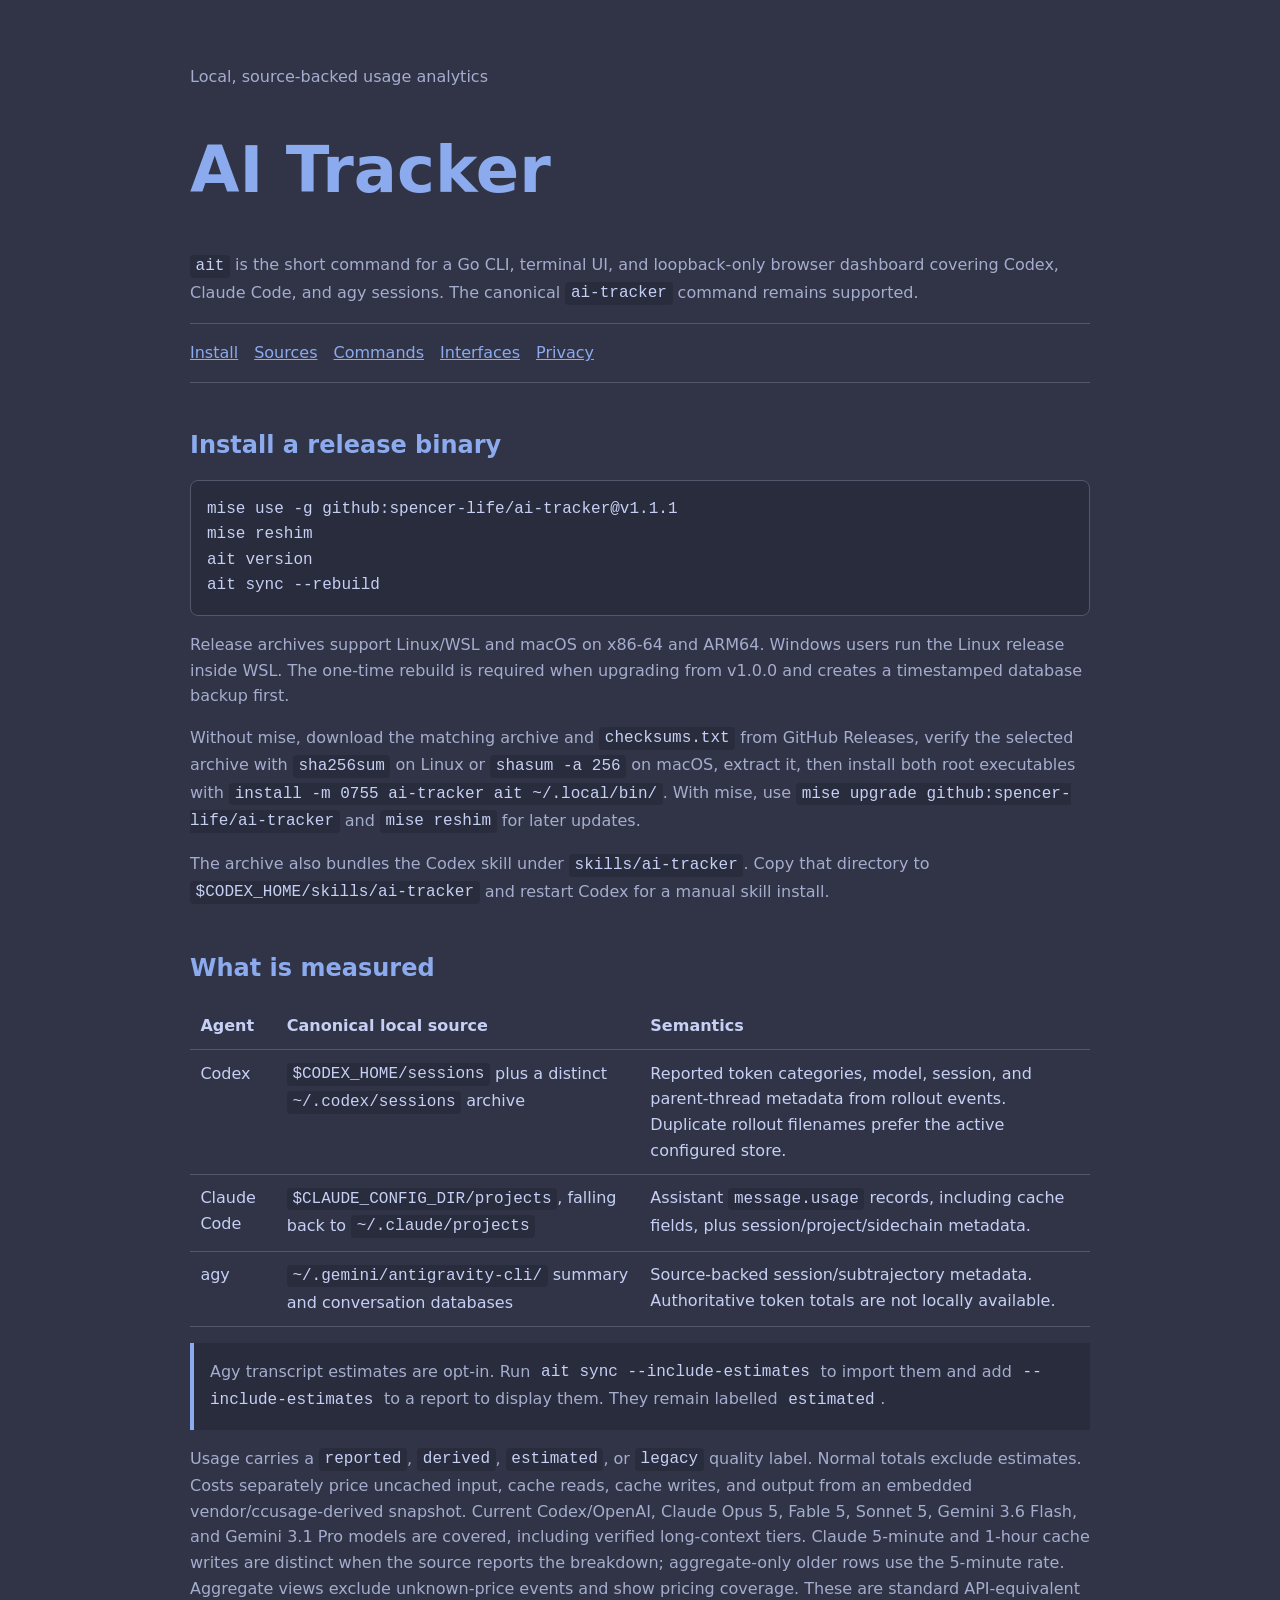
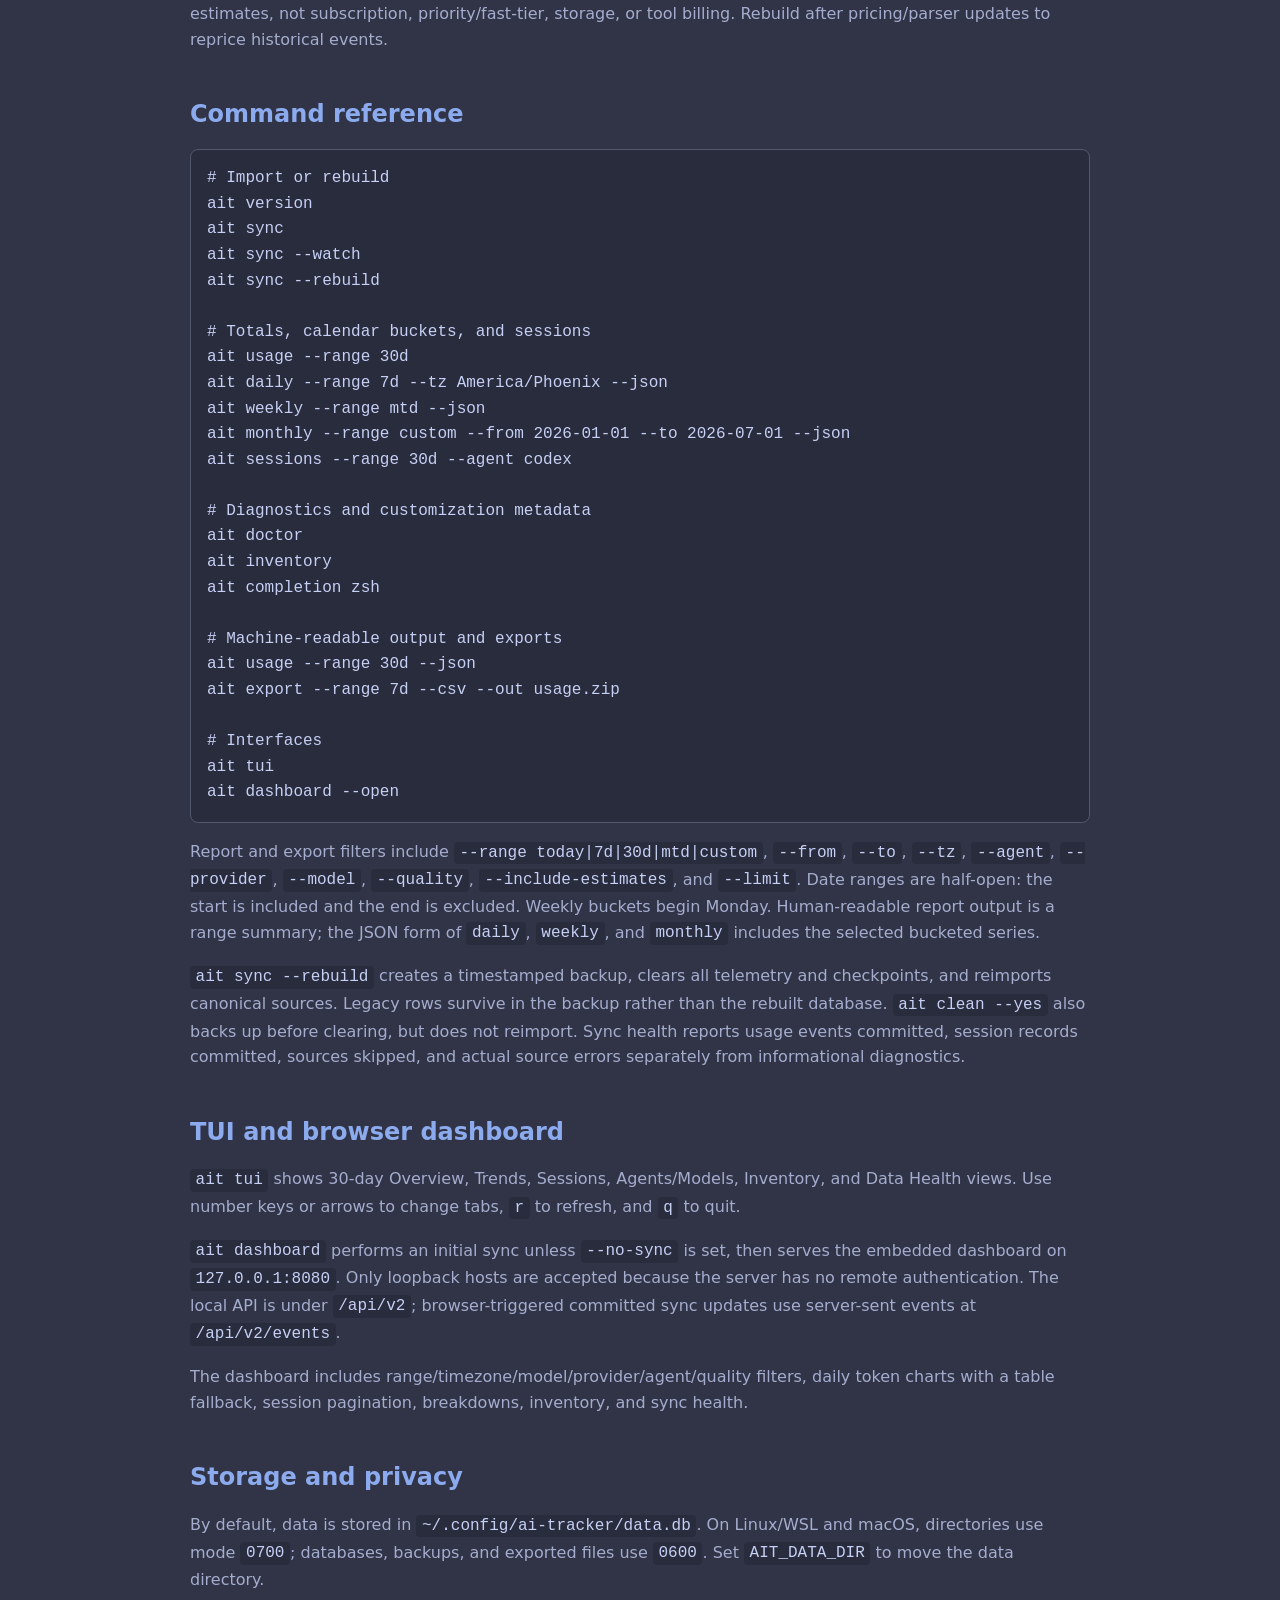
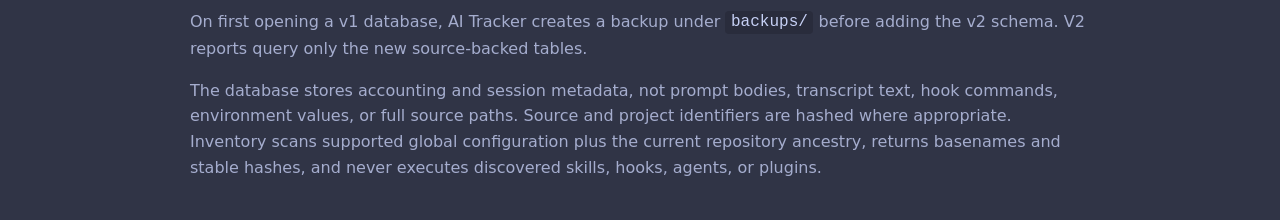
<file: ai-tracker-guide.html>
<!doctype html>
<html lang="en">
<head>
  <meta charset="utf-8">
  <meta name="viewport" content="width=device-width, initial-scale=1">
  <meta name="color-scheme" content="dark light">
  <title>AI Tracker Guide</title>
  <style>
    :root { color-scheme: dark; --base:#303446; --mantle:#292c3c; --text:#c6d0f5; --muted:#a5adce; --blue:#8caaee; --border:#51576d; }
    * { box-sizing: border-box; }
    body { margin:0; background:var(--base); color:var(--text); font:16px/1.6 system-ui,sans-serif; }
    main { width:min(900px,calc(100% - 2rem)); margin:auto; padding:3rem 0 5rem; }
    h1,h2 { line-height:1.2; color:var(--blue); } h1 { font-size:clamp(2rem,7vw,4rem); }
    p,li { color:var(--muted); } a { color:var(--blue); }
    nav { display:flex; flex-wrap:wrap; gap:1rem; padding:1rem 0; border-block:1px solid var(--border); }
    section { margin-top:3rem; } code { color:var(--text); background:var(--mantle); padding:.15rem .35rem; border-radius:.25rem; }
    pre { overflow:auto; padding:1rem; background:var(--mantle); border:1px solid var(--border); border-radius:.5rem; }
    pre code { padding:0; } table { width:100%; border-collapse:collapse; } th,td { padding:.65rem; text-align:left; border-bottom:1px solid var(--border); vertical-align:top; }
    .callout { padding:1rem; background:var(--mantle); border-left:.25rem solid var(--blue); }
  </style>
</head>
<body>
<main>
  <header>
    <p>Local, source-backed usage analytics</p>
    <h1>AI Tracker</h1>
    <p><code>ait</code> is the short command for a Go CLI, terminal UI, and loopback-only browser dashboard covering Codex, Claude Code, and agy sessions. The canonical <code>ai-tracker</code> command remains supported.</p>
    <nav aria-label="Guide"><a href="#install">Install</a><a href="#sources">Sources</a><a href="#commands">Commands</a><a href="#interfaces">Interfaces</a><a href="#privacy">Privacy</a></nav>
  </header>

  <section id="install">
    <h2>Install a release binary</h2>
<pre><code>mise use -g github:spencer-life/ai-tracker@v1.1.1
mise reshim
ait version
ait sync --rebuild</code></pre>
    <p>Release archives support Linux/WSL and macOS on x86-64 and ARM64. Windows users run the Linux release inside WSL. The one-time rebuild is required when upgrading from v1.0.0 and creates a timestamped database backup first.</p>
    <p>Without mise, download the matching archive and <code>checksums.txt</code> from GitHub Releases, verify the selected archive with <code>sha256sum</code> on Linux or <code>shasum -a 256</code> on macOS, extract it, then install both root executables with <code>install -m 0755 ai-tracker ait ~/.local/bin/</code>. With mise, use <code>mise upgrade github:spencer-life/ai-tracker</code> and <code>mise reshim</code> for later updates.</p>
    <p>The archive also bundles the Codex skill under <code>skills/ai-tracker</code>. Copy that directory to <code>$CODEX_HOME/skills/ai-tracker</code> and restart Codex for a manual skill install.</p>
  </section>

  <section id="sources">
    <h2>What is measured</h2>
    <table>
      <thead><tr><th>Agent</th><th>Canonical local source</th><th>Semantics</th></tr></thead>
      <tbody>
        <tr><td>Codex</td><td><code>$CODEX_HOME/sessions</code> plus a distinct <code>~/.codex/sessions</code> archive</td><td>Reported token categories, model, session, and parent-thread metadata from rollout events. Duplicate rollout filenames prefer the active configured store.</td></tr>
        <tr><td>Claude Code</td><td><code>$CLAUDE_CONFIG_DIR/projects</code>, falling back to <code>~/.claude/projects</code></td><td>Assistant <code>message.usage</code> records, including cache fields, plus session/project/sidechain metadata.</td></tr>
        <tr><td>agy</td><td><code>~/.gemini/antigravity-cli/</code> summary and conversation databases</td><td>Source-backed session/subtrajectory metadata. Authoritative token totals are not locally available.</td></tr>
      </tbody>
    </table>
    <p class="callout">Agy transcript estimates are opt-in. Run <code>ait sync --include-estimates</code> to import them and add <code>--include-estimates</code> to a report to display them. They remain labelled <code>estimated</code>.</p>
    <p>Usage carries a <code>reported</code>, <code>derived</code>, <code>estimated</code>, or <code>legacy</code> quality label. Normal totals exclude estimates. Costs separately price uncached input, cache reads, cache writes, and output from an embedded vendor/ccusage-derived snapshot. Current Codex/OpenAI, Claude Opus 5, Fable 5, Sonnet 5, Gemini 3.6 Flash, and Gemini 3.1 Pro models are covered, including verified long-context tiers. Claude 5-minute and 1-hour cache writes are distinct when the source reports the breakdown; aggregate-only older rows use the 5-minute rate. Aggregate views exclude unknown-price events and show pricing coverage. These are standard API-equivalent estimates, not subscription, priority/fast-tier, storage, or tool billing. Rebuild after pricing/parser updates to reprice historical events.</p>
  </section>

  <section id="commands">
    <h2>Command reference</h2>
<pre><code># Import or rebuild
ait version
ait sync
ait sync --watch
ait sync --rebuild

# Totals, calendar buckets, and sessions
ait usage --range 30d
ait daily --range 7d --tz America/Phoenix --json
ait weekly --range mtd --json
ait monthly --range custom --from 2026-01-01 --to 2026-07-01 --json
ait sessions --range 30d --agent codex

# Diagnostics and customization metadata
ait doctor
ait inventory
ait completion zsh

# Machine-readable output and exports
ait usage --range 30d --json
ait export --range 7d --csv --out usage.zip

# Interfaces
ait tui
ait dashboard --open</code></pre>
    <p>Report and export filters include <code>--range today|7d|30d|mtd|custom</code>, <code>--from</code>, <code>--to</code>, <code>--tz</code>, <code>--agent</code>, <code>--provider</code>, <code>--model</code>, <code>--quality</code>, <code>--include-estimates</code>, and <code>--limit</code>. Date ranges are half-open: the start is included and the end is excluded. Weekly buckets begin Monday. Human-readable report output is a range summary; the JSON form of <code>daily</code>, <code>weekly</code>, and <code>monthly</code> includes the selected bucketed series.</p>
    <p><code>ait sync --rebuild</code> creates a timestamped backup, clears all telemetry and checkpoints, and reimports canonical sources. Legacy rows survive in the backup rather than the rebuilt database. <code>ait clean --yes</code> also backs up before clearing, but does not reimport. Sync health reports usage events committed, session records committed, sources skipped, and actual source errors separately from informational diagnostics.</p>
  </section>

  <section id="interfaces">
    <h2>TUI and browser dashboard</h2>
    <p><code>ait tui</code> shows 30-day Overview, Trends, Sessions, Agents/Models, Inventory, and Data Health views. Use number keys or arrows to change tabs, <code>r</code> to refresh, and <code>q</code> to quit.</p>
    <p><code>ait dashboard</code> performs an initial sync unless <code>--no-sync</code> is set, then serves the embedded dashboard on <code>127.0.0.1:8080</code>. Only loopback hosts are accepted because the server has no remote authentication. The local API is under <code>/api/v2</code>; browser-triggered committed sync updates use server-sent events at <code>/api/v2/events</code>.</p>
    <p>The dashboard includes range/timezone/model/provider/agent/quality filters, daily token charts with a table fallback, session pagination, breakdowns, inventory, and sync health.</p>
  </section>

  <section id="privacy">
    <h2>Storage and privacy</h2>
    <p>By default, data is stored in <code>~/.config/ai-tracker/data.db</code>. On Linux/WSL and macOS, directories use mode <code>0700</code>; databases, backups, and exported files use <code>0600</code>. Set <code>AIT_DATA_DIR</code> to move the data directory.</p>
    <p>On first opening a v1 database, AI Tracker creates a backup under <code>backups/</code> before adding the v2 schema. V2 reports query only the new source-backed tables.</p>
    <p>The database stores accounting and session metadata, not prompt bodies, transcript text, hook commands, environment values, or full source paths. Source and project identifiers are hashed where appropriate. Inventory scans supported global configuration plus the current repository ancestry, returns basenames and stable hashes, and never executes discovered skills, hooks, agents, or plugins.</p>
  </section>
</main>
</body>
</html>
</file>
